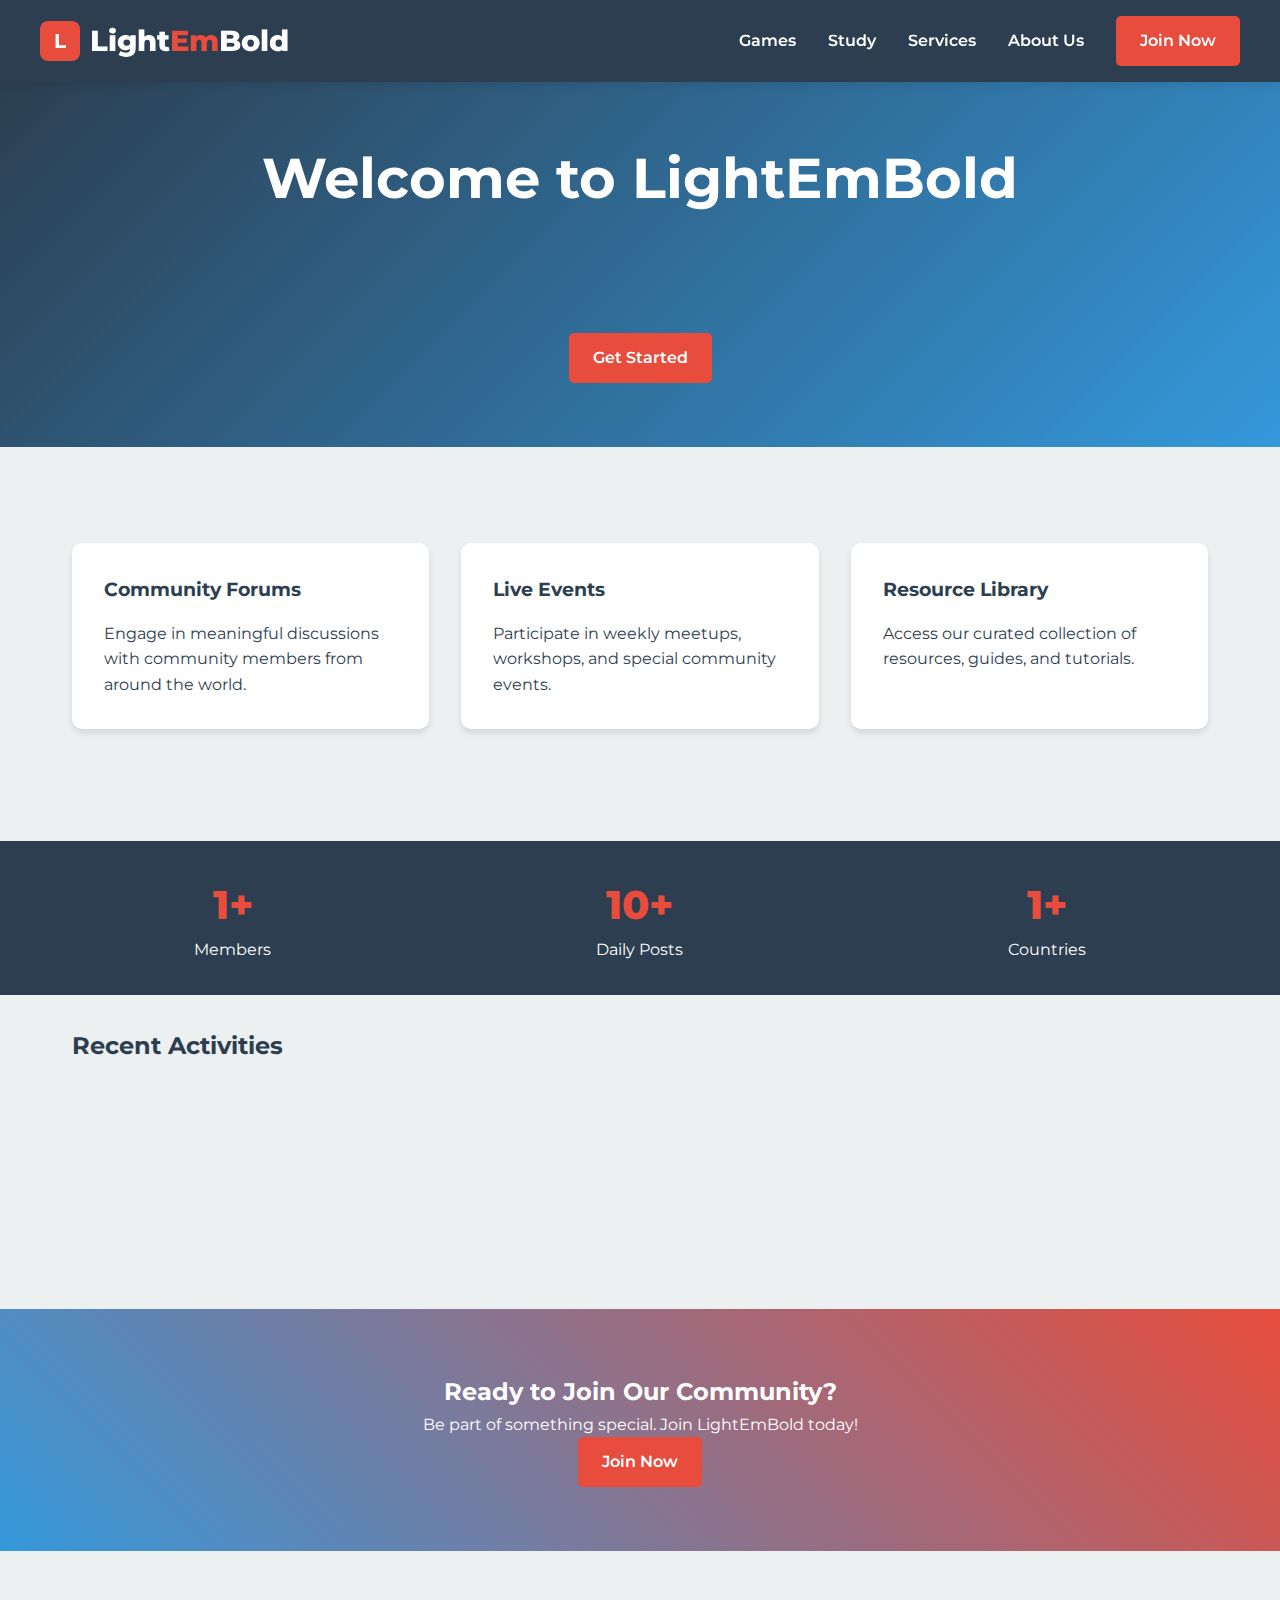
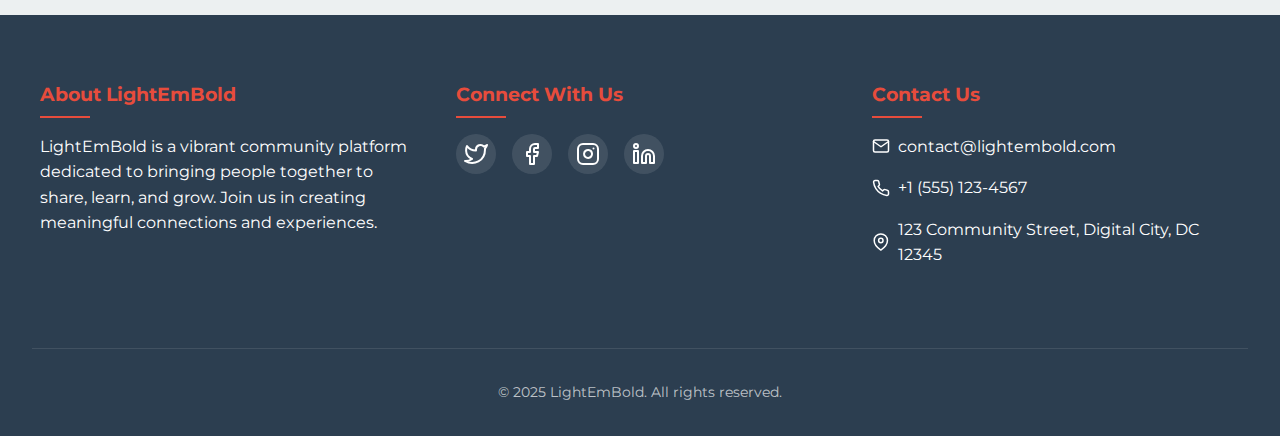
<file: extra.html>
<!DOCTYPE html>
<html lang="en">
<head>
    <meta charset="UTF-8">
    <meta name="viewport" content="width=device-width, initial-scale=1.0">
    <title>LightEmBold - Community Hub</title>
    <link href="https://fonts.googleapis.com/css2?family=Montserrat:wght@400;600;800&display=swap" rel="stylesheet">
    <style>
        :root {
            --primary: #2C3E50;
            --secondary: #E74C3C;
            --accent: #3498DB;
            --background: #ECF0F1;
            --text: #2C3E50;
            --card-bg: #FFFFFF;
        }

        * {
            margin: 0;
            padding: 0;
            box-sizing: border-box;
            font-family: 'Montserrat', sans-serif;
        }

        body {
            background-color: var(--background);
            color: var(--text);
            line-height: 1.6;
        }

        .header {
            background: var(--primary);
            padding: 1rem 2rem;
            position: fixed;
            width: 100%;
            top: 0;
            z-index: 1000;
            box-shadow: 0 2px 10px rgba(0,0,0,0.1);
        }

        .header-container {
            max-width: 1200px;
            margin: 0 auto;
            display: flex;
            justify-content: space-between;
            align-items: center;
        }

        .logo-container {
            display: flex;
            align-items: center;
            text-decoration: none;
        }

        .logo-img {
            width: 40px;
            height: 40px;
            margin-right: 10px;
            background: var(--secondary);
            border-radius: 8px;
            display: flex;
            align-items: center;
            justify-content: center;
            color: #fff;
            font-weight: bold;
            font-size: 20px;
        }

        .logo-text {
            font-size: 1.8rem;
            font-weight: 800;
            color: #fff;
        }

        .logo-text span {
            color: var(--secondary);
        }

        .nav-menu {
            display: flex;
            gap: 2rem;
            align-items: center;
        }

        .nav-menu a {
            color: #fff;
            text-decoration: none;
            font-weight: 600;
            transition: color 0.3s ease;
            position: relative;
        }

        .nav-menu a::after {
            content: '';
            position: absolute;
            width: 0;
            height: 2px;
            bottom: -5px;
            left: 0;
            background-color: var(--secondary);
            transition: width 0.3s ease;
        }

        .nav-menu a:hover::after {
            width: 100%;
        }

        .hamburger {
            display: none;
            flex-direction: column;
            gap: 6px;
            cursor: pointer;
            padding: 10px;
        }

        .hamburger span {
            display: block;
            width: 25px;
            height: 2px;
            background-color: #fff;
            transition: all 0.3s ease;
        }

        @media (max-width: 768px) {
            .hamburger {
                display: flex;
            }

            .nav-menu {
                display: none;
                position: absolute;
                top: 100%;
                left: 0;
                right: 0;
                background: var(--primary);
                flex-direction: column;
                padding: 1rem;
                gap: 1rem;
                box-shadow: 0 2px 10px rgba(0,0,0,0.1);
            }

            .nav-menu.active {
                display: flex;
            }

            .nav-menu a {
                padding: 0.5rem 0;
                width: 100%;
                text-align: center;
            }

            .nav-menu a::after {
                display: none;
            }
        }

        .hero {
            margin-top: 70px;
            padding: 4rem 2rem;
            text-align: center;
            background: linear-gradient(135deg, var(--primary) 0%, var(--accent) 100%);
            color: #fff;
        }

        .hero h1 {
            font-size: 3.5rem;
            margin-bottom: 1rem;
            animation: fadeInUp 1s ease;
        }

        .hero p {
            font-size: 1.2rem;
            max-width: 600px;
            margin: 0 auto 2rem;
            animation: fadeInUp 1s ease 0.2s forwards;
            opacity: 0;
        }

        .features {
            padding: 4rem 2rem;
            max-width: 1200px;
            margin: 0 auto;
        }

        .features-grid {
            display: grid;
            grid-template-columns: repeat(auto-fit, minmax(300px, 1fr));
            gap: 2rem;
            margin-top: 2rem;
        }

        .feature-card {
            background: var(--card-bg);
            padding: 2rem;
            border-radius: 10px;
            box-shadow: 0 4px 6px rgba(0,0,0,0.1);
            transition: transform 0.3s ease;
            cursor: pointer;
        }

        .feature-card:hover {
            transform: translateY(-5px);
        }

        .feature-card h3 {
            color: var(--primary);
            margin-bottom: 1rem;
        }

        .community-stats {
            display: flex;
            justify-content: space-around;
            padding: 2rem;
            background: var(--primary);
            color: #fff;
            margin-top: 3rem;
        }

        .stat {
            text-align: center;
        }

        .stat-number {
            font-size: 2.5rem;
            font-weight: 800;
            color: var(--secondary);
        }

        .cta-section {
            text-align: center;
            padding: 4rem 2rem;
            background: linear-gradient(45deg, var(--accent) 0%, var(--secondary) 100%);
            color: #fff;
        }

        .footer {
            background: var(--primary);
            color: #fff;
            padding: 4rem 2rem 2rem;
            margin-top: 4rem;
        }

        .footer-container {
            max-width: 1200px;
            margin: 0 auto;
            display: grid;
            grid-template-columns: repeat(auto-fit, minmax(250px, 1fr));
            gap: 3rem;
        }

        .footer-section {
            margin-bottom: 2rem;
        }

        .footer-section h3 {
            color: var(--secondary);
            margin-bottom: 1.5rem;
            font-size: 1.2rem;
            position: relative;
        }

        .footer-section h3::after {
            content: '';
            position: absolute;
            left: 0;
            bottom: -8px;
            width: 50px;
            height: 2px;
            background: var(--secondary);
        }

        .social-links {
            display: flex;
            gap: 1rem;
            margin-top: 1rem;
        }

        .social-links a {
            display: flex;
            align-items: center;
            justify-content: center;
            width: 40px;
            height: 40px;
            border-radius: 50%;
            background: rgba(255, 255, 255, 0.1);
            color: #fff;
            text-decoration: none;
            transition: all 0.3s ease;
        }

        .social-links a:hover {
            background: var(--secondary);
            transform: translateY(-3px);
        }

        .contact-info {
            list-style: none;
        }

        .contact-info li {
            margin-bottom: 1rem;
            display: flex;
            align-items: center;
            gap: 0.5rem;
        }

        .copyright {
            text-align: center;
            padding-top: 2rem;
            margin-top: 2rem;
            border-top: 1px solid rgba(255, 255, 255, 0.1);
            font-size: 0.9rem;
            color: rgba(255, 255, 255, 0.7);
        }

        @media (max-width: 768px) {
            .footer-container {
                grid-template-columns: 1fr;
                text-align: center;
            }

            .footer-section h3::after {
                left: 50%;
                transform: translateX(-50%);
            }

            .social-links {
                justify-content: center;
            }

            .contact-info {
                display: inline-block;
                text-align: left;
            }
        }

        @keyframes fadeInUp {
            from {
                opacity: 0;
                transform: translateY(20px);
            }
            to {
                opacity: 1;
                transform: translateY(0);
            }
        }

        @media (max-width: 768px) {
            .nav-links {
                display: none;
            }

            .hero h1 {
                font-size: 2.5rem;
            }

            .features-grid {
                grid-template-columns: 1fr;
            }
        }

        .activities {
            max-width: 1200px;
            margin: 2rem auto;
            padding: 0 2rem;
        }

        .activity-card {
            background: var(--card-bg);
            border-radius: 10px;
            padding: 1.5rem;
            margin-bottom: 1rem;
            display: flex;
            align-items: center;
            gap: 1rem;
            box-shadow: 0 2px 5px rgba(0,0,0,0.1);
        }

        .activity-avatar {
            width: 50px;
            height: 50px;
            border-radius: 50%;
            background: var(--accent);
            display: flex;
            align-items: center;
            justify-content: center;
            color: #fff;
            font-weight: bold;
        }

        .join-btn {
            display: inline-block;
            padding: 0.75rem 1.5rem;
            background-color: var(--secondary);
            color: #fff;
            text-decoration: none;
            font-weight: 600;
            border-radius: 5px;
            transition: background-color 0.3s ease;
        }

        .join-btn:hover {
            background-color: darken(var(--secondary), 10%);
        }
    </style>
</head>
<body>
    <header class="header">
        <div class="header-container">
            <a href="/" class="logo-container">
                <div class="logo-img">L</div>
                <div class="logo-text">Light<span>Em</span>Bold</div>
            </a>

            <nav class="nav-menu" id="nav-menu">
                <a href="/games">Games</a>
                <a href="/study">Study</a>
                <a href="/services">Services</a>
                <a href="/about">About Us</a>
                <a href="#join" class="join-btn">Join Now</a>
            </nav>

            <div class="hamburger" id="hamburger">
                <span></span>
                <span></span>
                <span></span>
            </div>
        </div>
    </header>

    <section class="hero">
        <h1>Welcome to LightEmBold</h1>
        <p>Join our vibrant community of passionate individuals. Share, learn, and grow together.</p>
        <a href="#join" class="join-btn">Get Started</a>
    </section>

    <section class="features" id="features">
        <div class="features-grid">
            <div class="feature-card">
                <h3>Community Forums</h3>
                <p>Engage in meaningful discussions with community members from around the world.</p>
            </div>
            <div class="feature-card">
                <h3>Live Events</h3>
                <p>Participate in weekly meetups, workshops, and special community events.</p>
            </div>
            <div class="feature-card">
                <h3>Resource Library</h3>
                <p>Access our curated collection of resources, guides, and tutorials.</p>
            </div>
        </div>
    </section>

    <div class="community-stats">
        <div class="stat">
            <div class="stat-number">10K+</div>
            <div class="stat-label">Members</div>
        </div>
        <div class="stat">
            <div class="stat-number">500+</div>
            <div class="stat-label">Daily Posts</div>
        </div>
        <div class="stat">
            <div class="stat-number">50+</div>
            <div class="stat-label">Countries</div>
        </div>
    </div>

    <section class="activities">
        <h2>Recent Activities</h2>
        <div class="activity-card">
            <div class="activity-avatar">JD</div>
            <div class="activity-content">
                <strong>John Doe</strong> started a new discussion in Gaming
            </div>
        </div>
        <div class="activity-card">
            <div class="activity-avatar">AS</div>
            <div class="activity-content">
                <strong>Alice Smith</strong> shared a new resource in Study Guides
            </div>
        </div>
    </section>

    <section class="cta-section">
        <h2>Ready to Join Our Community?</h2>
        <p>Be part of something special. Join LightEmBold today!</p>
        <a href="#join" class="join-btn">Join Now</a>
    </section>

    <footer class="footer">
        <div class="footer-container">
            <div class="footer-section">
                <h3>About LightEmBold</h3>
                <p>LightEmBold is a vibrant community platform dedicated to bringing people together to share, learn, and grow. Join us in creating meaningful connections and experiences.</p>
            </div>

            <div class="footer-section">
                <h3>Connect With Us</h3>
                <div class="social-links">
                    <a href="https://twitter.com/lightembold" target="_blank" aria-label="Twitter">
                        <svg width="24" height="24" viewBox="0 0 24 24" fill="none" stroke="currentColor" stroke-width="2" stroke-linecap="round" stroke-linejoin="round">
                            <path d="M23 3a10.9 10.9 0 0 1-3.14 1.53 4.48 4.48 0 0 0-7.86 3v1A10.66 10.66 0 0 1 3 4s-4 9 5 13a11.64 11.64 0 0 1-7 2c9 5 20 0 20-11.5a4.5 4.5 0 0 0-.08-.83A7.72 7.72 0 0 0 23 3z"></path>
                        </svg>
                    </a>
                    <a href="https://facebook.com/lightembold" target="_blank" aria-label="Facebook">
                        <svg width="24" height="24" viewBox="0 0 24 24" fill="none" stroke="currentColor" stroke-width="2" stroke-linecap="round" stroke-linejoin="round">
                            <path d="M18 2h-3a5 5 0 0 0-5 5v3H7v4h3v8h4v-8h3l1-4h-4V7a1 1 0 0 1 1-1h3z"></path>
                        </svg>
                    </a>
                    <a href="https://instagram.com/lightembold" target="_blank" aria-label="Instagram">
                        <svg width="24" height="24" viewBox="0 0 24 24" fill="none" stroke="currentColor" stroke-width="2" stroke-linecap="round" stroke-linejoin="round">
                            <rect x="2" y="2" width="20" height="20" rx="5" ry="5"></rect>
                            <path d="M16 11.37A4 4 0 1 1 12.63 8 4 4 0 0 1 16 11.37z"></path>
                            <line x1="17.5" y1="6.5" x2="17.51" y2="6.5"></line>
                        </svg>
                    </a>
                    <a href="https://linkedin.com/company/lightembold" target="_blank" aria-label="LinkedIn">
                        <svg width="24" height="24" viewBox="0 0 24 24" fill="none" stroke="currentColor" stroke-width="2" stroke-linecap="round" stroke-linejoin="round">
                            <path d="M16 8a6 6 0 0 1 6 6v7h-4v-7a2 2 0 0 0-2-2 2 2 0 0 0-2 2v7h-4v-7a6 6 0 0 1 6-6z"></path>
                            <rect x="2" y="9" width="4" height="12"></rect>
                            <circle cx="4" cy="4" r="2"></circle>
                        </svg>
                    </a>
                </div>
            </div>

            <div class="footer-section">
                <h3>Contact Us</h3>
                <ul class="contact-info">
                    <li>
                        <svg width="18" height="18" viewBox="0 0 24 24" fill="none" stroke="currentColor" stroke-width="2" stroke-linecap="round" stroke-linejoin="round">
                            <path d="M4 4h16c1.1 0 2 .9 2 2v12c0 1.1-.9 2-2 2H4c-1.1 0-2-.9-2-2V6c0-1.1.9-2 2-2z"></path>
                            <polyline points="22,6 12,13 2,6"></polyline>
                        </svg>
                        contact@lightembold.com
                    </li>
                    <li>
                        <svg width="18" height="18" viewBox="0 0 24 24" fill="none" stroke="currentColor" stroke-width="2" stroke-linecap="round" stroke-linejoin="round">
                            <path d="M22 16.92v3a2 2 0 0 1-2.18 2 19.79 19.79 0 0 1-8.63-3.07 19.5 19.5 0 0 1-6-6 19.79 19.79 0 0 1-3.07-8.67A2 2 0 0 1 4.11 2h3a2 2 0 0 1 2 1.72 12.84 12.84 0 0 0 .7 2.81 2 2 0 0 1-.45 2.11L8.09 9.91a16 16 0 0 0 6 6l1.27-1.27a2 2 0 0 1 2.11-.45 12.84 12.84 0 0 0 2.81.7A2 2 0 0 1 22 16.92z"></path>
                        </svg>
                        +1 (555) 123-4567
                    </li>
                    <li>
                        <svg width="18" height="18" viewBox="0 0 24 24" fill="none" stroke="currentColor" stroke-width="2" stroke-linecap="round" stroke-linejoin="round">
                            <path d="M21 10c0 7-9 13-9 13s-9-6-9-13a9 9 0 0 1 18 0z"></path>
                            <circle cx="12" cy="10" r="3"></circle>
                        </svg>
                        123 Community Street, Digital City, DC 12345
                    </li>
                </ul>
            </div>
        </div>

        <div class="copyright">
            <p>&copy; 2025 LightEmBold. All rights reserved.</p>
        </div>
    </footer>

    <script>
        // Hamburger menu functionality
        const hamburger = document.getElementById('hamburger');
        const navMenu = document.getElementById('nav-menu');

        hamburger.addEventListener('click', () => {
            navMenu.classList.toggle('active');

            // Animate hamburger to X
            const spans = hamburger.getElementsByTagName('span');
            spans[0].style.transform = navMenu.classList.contains('active')
                ? 'rotate(45deg) translate(6px, 6px)'
                : 'none';
            spans[1].style.opacity = navMenu.classList.contains('active')
                ? '0'
                : '1';
            spans[2].style.transform = navMenu.classList.contains('active')
                ? 'rotate(-45deg) translate(6px, -6px)'
                : 'none';
        });

        // Close menu when clicking outside
        document.addEventListener('click', (e) => {
            if (!hamburger.contains(e.target) && !navMenu.contains(e.target)) {
                navMenu.classList.remove('active');
                const spans = hamburger.getElementsByTagName('span');
                spans[0].style.transform = 'none';
                spans[1].style.opacity = '1';
                spans[2].style.transform = 'none';
            }
        });

        // Close menu when clicking a link
        navMenu.querySelectorAll('a').forEach(link => {
            link.addEventListener('click', () => {
                navMenu.classList.remove('active');
                const spans = hamburger.getElementsByTagName('span');
                spans[0].style.transform = 'none';
                spans[1].style.opacity = '1';
                spans[2].style.transform = 'none';
            });
        });

        // Intersection Observer for scroll animations
        const observerCallback = (entries) => {
            entries.forEach(entry => {
                if (entry.isIntersecting) {
                    entry.target.style.opacity = '1';
                    entry.target.style.transform = 'translateY(0)';
                }
            });
        };

        const observer = new IntersectionObserver(observerCallback, {
            threshold: 0.1
        });

        document.querySelectorAll('.feature-card, .activity-card').forEach(el => {
            el.style.opacity = '0';
            el.style.transform = 'translateY(20px)';
            el.style.transition = 'all 0.6s ease';
            observer.observe(el);
        });

        // Smooth scrolling
        document.querySelectorAll('a[href^="#"]').forEach(anchor => {
            anchor.addEventListener('click', function(e) {
                e.preventDefault();
                const target = document.querySelector(this.getAttribute('href'));
                if (target) {
                    target.scrollIntoView({
                        behavior: 'smooth',
                        block: 'start'
                    });
                }
            });
        });

        // Update stats animation
        const stats = document.querySelectorAll('.stat-number');
        stats.forEach(stat => {
            const updateCount = () => {
                const target = parseInt(stat.innerText);
                const count = parseInt(stat.getAttribute('data-count') || 0);
                const increment = target / 50;
                if (count < target) {
                    stat.setAttribute('data-count', count + increment);
                    stat.innerText = Math.ceil(count + increment) + '+';
                    setTimeout(updateCount, 20);
                }
            };
            stat.setAttribute('data-count', '0');
            updateCount();
        });
    </script>
</body>
</html>
</file>
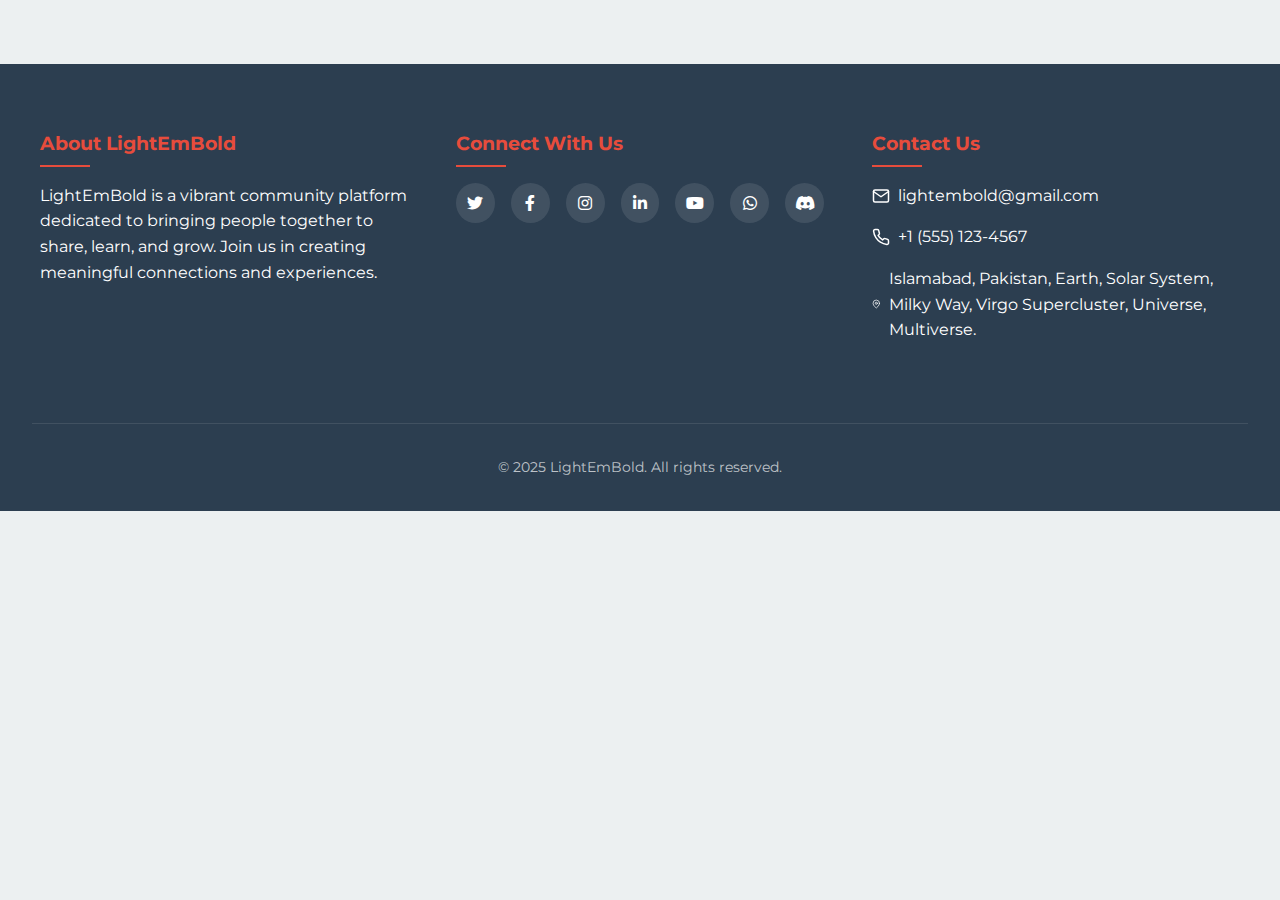
<file: components/footer.html>
<!DOCTYPE html>
<html lang="en">
<head>
    <meta charset="UTF-8" />
    <title>Document</title>
    <link rel="stylesheet" href="https://cdnjs.cloudflare.com/ajax/libs/font-awesome/6.0.0-beta3/css/all.min.css">
    <link rel="stylesheet" href="https://fonts.googleapis.com/css2?family=Montserrat:wght@400;600;800&display=swap" />
    <style>
        
        :root {
            --primary: #2C3E50;
            --secondary: #E74C3C;
            --accent: #3498DB;
            --background: #ECF0F1;
            --text: #2C3E50;
            --card-bg: #FFFFFF;
        }

        * {
            margin: 0;
            padding: 0;
            box-sizing: border-box;
            font-family: 'Montserrat', sans-serif;
        }

        body {
            background-color: var(--background);
            color: var(--text);
            line-height: 1.6;
        }

        .header {
            background: var(--primary);
            padding: 1rem 2rem;
            position: fixed;
            width: 100%;
            top: 0;
            z-index: 1000;
            box-shadow: 0 2px 10px rgba(0,0,0,0.1);
        }

        .header-container {
            max-width: 1200px;
            margin: 0 auto;
            display: flex;
            justify-content: space-between;
            align-items: center;
        }

        .logo-container {
            display: flex;
            align-items: center;
            text-decoration: none;
        }

        .logo-img {
            width: 40px;
            height: 40px;
            margin-right: 10px;
            background: var(--secondary);
            border-radius: 8px;
            display: flex;
            align-items: center;
            justify-content: center;
            color: #fff;
            font-weight: bold;
            font-size: 20px;
        }

        .logo-text {
            font-size: 1.8rem;
            font-weight: 800;
            color: #fff;
        }

        .logo-text span {
            color: var(--secondary);
        }

        .nav-menu {
            display: flex;
            gap: 2rem;
            align-items: center;
        }

        .nav-menu a {
            color: #fff;
            text-decoration: none;
            font-weight: 600;
            transition: color 0.3s ease;
            position: relative;
        }

        .nav-menu a::after {
            content: '';
            position: absolute;
            width: 0;
            height: 2px;
            bottom: -5px;
            left: 0;
            background-color: var(--secondary);
            transition: width 0.3s ease;
        }

        .nav-menu a:hover::after {
            width: 100%;
        }

        .hamburger {
            display: none;
            flex-direction: column;
            gap: 6px;
            cursor: pointer;
            padding: 10px;
        }

        .hamburger span {
            display: block;
            width: 25px;
            height: 2px;
            background-color: #fff;
            transition: all 0.3s ease;
        }

        @media (max-width: 768px) {
            .hamburger {
                display: flex;
            }

            .nav-menu {
                display: none;
                position: absolute;
                top: 100%;
                left: 0;
                right: 0;
                background: var(--primary);
                flex-direction: column;
                padding: 1rem;
                gap: 1rem;
                box-shadow: 0 2px 10px rgba(0,0,0,0.1);
            }

            .nav-menu.active {
                display: flex;
            }

            .nav-menu a {
                padding: 0.5rem 0;
                width: 100%;
                text-align: center;
            }

            .nav-menu a::after {
                display: none;
            }
        }

        .hero {
            margin-top: 70px;
            padding: 4rem 2rem;
            text-align: center;
            background: linear-gradient(135deg, var(--primary) 0%, var(--accent) 100%);
            color: #fff;
        }

        .hero h1 {
            font-size: 3.5rem;
            margin-bottom: 1rem;
            animation: fadeInUp 1s ease;
        }

        .hero p {
            font-size: 1.2rem;
            max-width: 600px;
            margin: 0 auto 2rem;
            animation: fadeInUp 1s ease 0.2s forwards;
            opacity: 0;
        }

        .features {
            padding: 4rem 2rem;
            max-width: 1200px;
            margin: 0 auto;
        }

        .features-grid {
            display: grid;
            grid-template-columns: repeat(auto-fit, minmax(300px, 1fr));
            gap: 2rem;
            margin-top: 2rem;
        }

        .feature-card {
            background: var(--card-bg);
            padding: 2rem;
            border-radius: 10px;
            box-shadow: 0 4px 6px rgba(0,0,0,0.1);
            transition: transform 0.3s ease;
            cursor: pointer;
        }

        .feature-card:hover {
            transform: translateY(-5px);
        }

        .feature-card h3 {
            color: var(--primary);
            margin-bottom: 1rem;
        }

        .community-stats {
            display: flex;
            justify-content: space-around;
            padding: 2rem;
            background: var(--primary);
            color: #fff;
            margin-top: 3rem;
        }

        .stat {
            text-align: center;
        }

        .stat-number {
            font-size: 2.5rem;
            font-weight: 800;
            color: var(--secondary);
        }

        .cta-section {
            text-align: center;
            padding: 4rem 2rem;
            background: linear-gradient(45deg, var(--accent) 0%, var(--secondary) 100%);
            color: #fff;
        }

        .footer {
            background: var(--primary);
            color: #fff;
            padding: 4rem 2rem 2rem;
            margin-top: 4rem;
        }

        .footer-container {
            max-width: 1200px;
            margin: 0 auto;
            display: grid;
            grid-template-columns: repeat(auto-fit, minmax(250px, 1fr));
            gap: 3rem;
        }

        .footer-section {
            margin-bottom: 2rem;
        }

        .footer-section h3 {
            color: var(--secondary);
            margin-bottom: 1.5rem;
            font-size: 1.2rem;
            position: relative;
        }

        .footer-section h3::after {
            content: '';
            position: absolute;
            left: 0;
            bottom: -8px;
            width: 50px;
            height: 2px;
            background: var(--secondary);
        }

        .social-links {
            display: flex;
            gap: 1rem;
            margin-top: 1rem;
        }

        .social-links a {
            display: flex;
            align-items: center;
            justify-content: center;
            width: 40px;
            height: 40px;
            border-radius: 50%;
            background: rgba(255, 255, 255, 0.1);
            color: #fff;
            text-decoration: none;
            transition: all 0.3s ease;
        }

        .social-links a:hover {
            background: var(--secondary);
            transform: translateY(-3px);
        }

        .contact-info {
            list-style: none;
        }

        .contact-info li {
            margin-bottom: 1rem;
            display: flex;
            align-items: center;
            gap: 0.5rem;
        }

        .copyright {
            text-align: center;
            padding-top: 2rem;
            margin-top: 2rem;
            border-top: 1px solid rgba(255, 255, 255, 0.1);
            font-size: 0.9rem;
            color: rgba(255, 255, 255, 0.7);
        }

        @media (max-width: 768px) {
            .footer-container {
                grid-template-columns: 1fr;
                text-align: center;
            }

            .footer-section h3::after {
                left: 50%;
                transform: translateX(-50%);
            }

            .social-links {
                justify-content: center;
            }

            .contact-info {
                display: inline-block;
                text-align: left;
            }
        }

        @keyframes fadeInUp {
            from {
                opacity: 0;
                transform: translateY(20px);
            }
            to {
                opacity: 1;
                transform: translateY(0);
            }
        }

        @media (max-width: 768px) {
            .nav-links {
                display: none;
            }

            .hero h1 {
                font-size: 2.5rem;
            }

            .features-grid {
                grid-template-columns: 1fr;
            }
        }

        .activities {
            max-width: 1200px;
            margin: 2rem auto;
            padding: 0 2rem;
        }

        .activity-card {
            background: var(--card-bg);
            border-radius: 10px;
            padding: 1.5rem;
            margin-bottom: 1rem;
            display: flex;
            align-items: center;
            gap: 1rem;
            box-shadow: 0 2px 5px rgba(0,0,0,0.1);
        }

        .activity-avatar {
            width: 50px;
            height: 50px;
            border-radius: 50%;
            background: var(--accent);
            display: flex;
            align-items: center;
            justify-content: center;
            color: #fff;
            font-weight: bold;
        }

        .join-btn {
            display: inline-block;
            padding: 0.75rem 1.5rem;
            background-color: var(--secondary);
            color: #fff;
            text-decoration: none;
            font-weight: 600;
            border-radius: 5px;
            transition: background-color 0.3s ease;
        }

        .join-btn:hover {
            background-color: darken(var(--secondary), 10%);
        }

    </style>
</head>
<body>
    <footer class="footer">
        <div class="footer-container">
          <div class="footer-section">
            <h3>About LightEmBold</h3>
            <p>
              LightEmBold is a vibrant community platform dedicated to bringing
              people together to share, learn, and grow. Join us in creating
              meaningful connections and experiences.
            </p>
          </div>
    
          <div class="footer-section">
            <h3>Connect With Us</h3>
            <div class="social-links">
              <a href="https://twitter.com/lightembold" target="_blank" aria-label="Twitter">
                <i class="fab fa-twitter"></i>
              </a>
              <a href="https://facebook.com/lightembold" target="_blank" aria-label="Facebook">
                <i class="fab fa-facebook-f"></i>
              </a>
              <a href="https://instagram.com/lightembold" target="_blank" aria-label="Instagram">
                <i class="fab fa-instagram"></i>
              </a>
              <a href="https://linkedin.com/company/lightembold" target="_blank" aria-label="LinkedIn">
                <i class="fab fa-linkedin-in"></i>
              </a>
              <a href="https://www.youtube.com/@lightembold" target="_blank" aria-label="Youtube">
                <i class="fab fa-youtube"></i>
              </a>
              <a href="https://wa.me/yourwhatsappnumber" target="_blank" aria-label="WhatsApp">
                <i class="fab fa-whatsapp"></i>
              </a>
              <a href="https://discord.gg/C8urEGQYVW" target="_blank" aria-label="Discord">
                <i class="fab fa-discord"></i>
              </a>
            </div>
          </div>
    
          <div class="footer-section">
            <h3>Contact Us</h3>
            <ul class="contact-info">
              <li>
                <svg width="18" height="18" viewBox="0 0 24 24" fill="none" stroke="currentColor" stroke-width="2" stroke-linecap="round" stroke-linejoin="round">
                  <path d="M4 4h16c1.1 0 2 .9 2 2v12c0 1.1-.9 2-2 2H4c-1.1 0-2-.9-2-2V6c0-1.1.9-2 2-2z"></path>
                  <polyline points="22,6 12,13 2,6"></polyline>
                </svg>
                lightembold@gmail.com
              </li>
              <li>
                <svg width="18" height="18" viewBox="0 0 24 24" fill="none" stroke="currentColor" stroke-width="2" stroke-linecap="round" stroke-linejoin="round">
                  <path d="M22 16.92v3a2 2 0 0 1-2.18 2 19.79 19.79 0 0 1-8.63-3.07 19.5 19.5 0 0 1-6-6 19.79 19.79 0 0 1-3.07-8.67A2 2 0 0 1 4.11 2h3a2 2 0 0 1 2 1.72 12.84 12.84 0 0 0 .7 2.81 2 2 0 0 1-.45 2.11L8.09 9.91a16 16 0 0 0 6 6l1.27-1.27a2 2 0 0 1 2.11-.45 12.84 12.84 0 0 0 2.81.7A2 2 0 0 1 22 16.92z"></path>
                </svg>
                +1 (555) 123-4567
              </li>
              <li>
                <svg width="18" height="18" viewBox="0 0 24 24" fill="none" stroke="currentColor" stroke-width="2" stroke-linecap="round" stroke-linejoin="round">
                  <path d="M21 10c0 7-9 13-9 13s-9-6-9-13a9 9 0 0 1 18 0z"></path>
                  <circle cx="12" cy="10" r="3"></circle>
                </svg>
                Islamabad, Pakistan, Earth, Solar System, Milky Way, Virgo Supercluster, Universe, Multiverse.
              </li>
            </ul>
          </div>
        </div>
    
        <div class="copyright">
          <p>&copy; 2025 LightEmBold. All rights reserved.</p>
        </div>
      </footer>
</body>
</html>
</file>
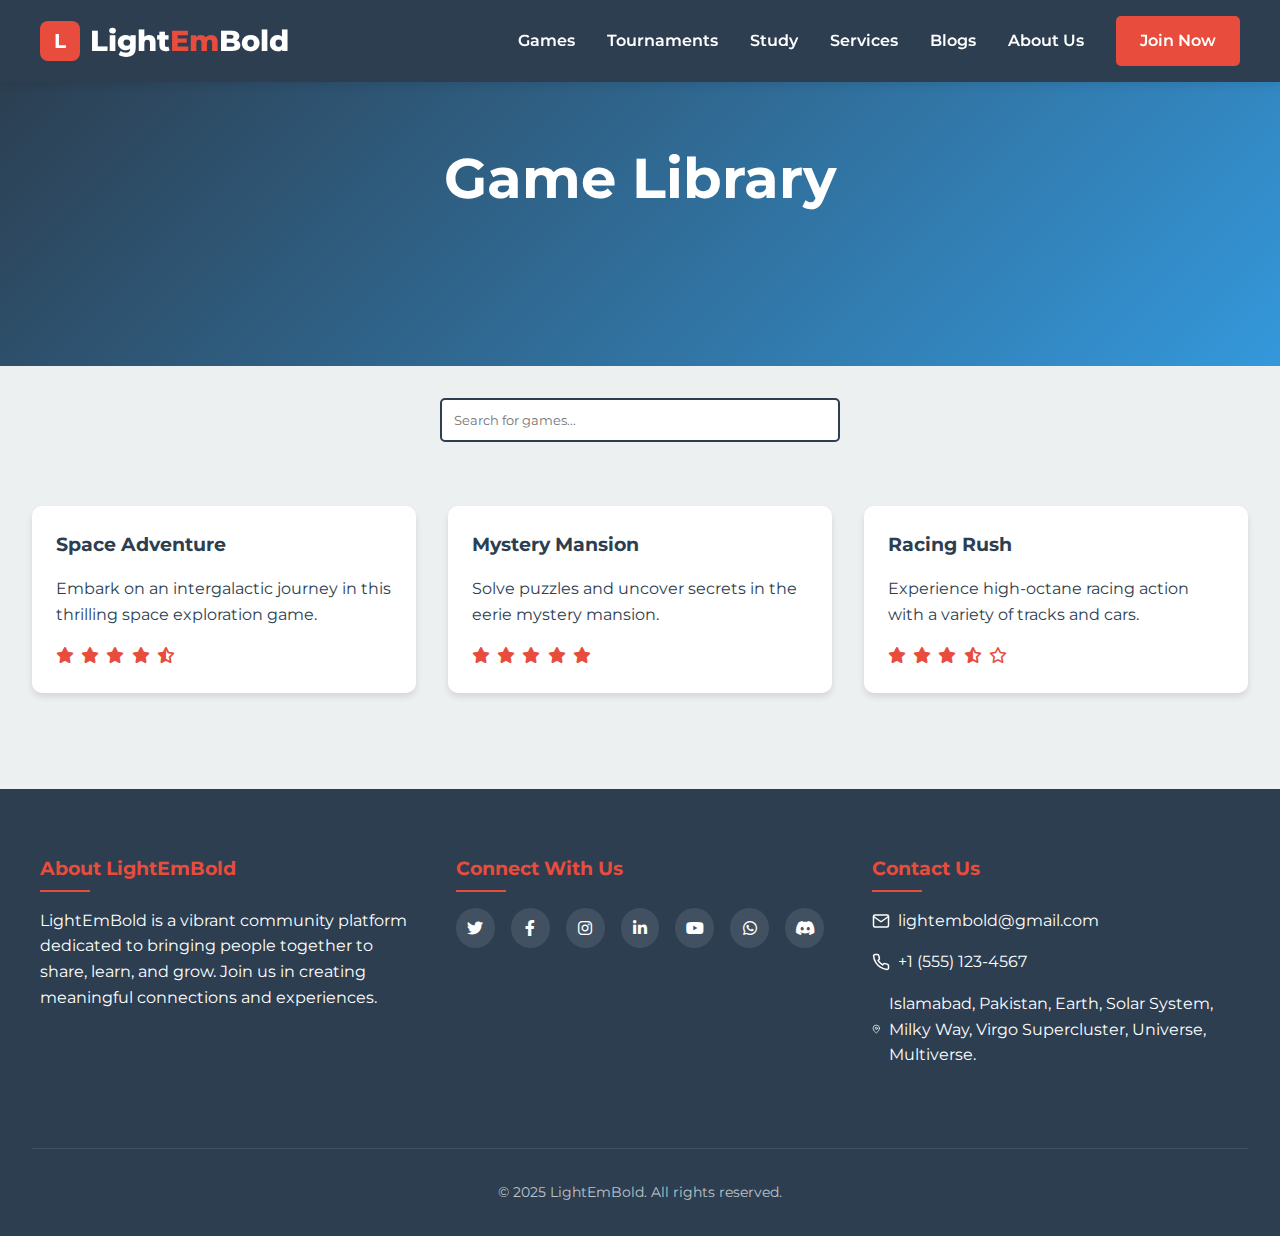
<file: games/games.html>
<!DOCTYPE html>
<html lang="en">
<head>
  <meta charset="UTF-8" />
  <meta name="viewport" content="width=device-width, initial-scale=1.0" />
  <title>LightEmBold - Games</title>
  <link
    href="https://fonts.googleapis.com/css2?family=Montserrat:wght@400;600;800&display=swap"
    rel="stylesheet"
  />
  <link
    rel="stylesheet"
    href="https://cdnjs.cloudflare.com/ajax/libs/font-awesome/6.0.0-beta3/css/all.min.css"
  />
  <link rel="stylesheet" href="games.css" />
</head>
<body>
  <!-- Include header.html -->
  <div id="header-placeholder"></div>

  <!-- Main Content -->
  <main>
    <!-- Hero Section -->
    <section class="hero">
      <h1>Game Library</h1>
      <p>Discover a variety of games to play</p>
    </section>

    <!-- Search Functionality -->
    <section class="game-search">
      <input
        type="text"
        placeholder="Search for games..."
        id="gameSearch"
      />
    </section>

    <!-- Game Library Section -->
    <section class="game-library">
      <div class="games-grid">
        <!-- Game Card 1 -->
        <div class="game-card">
          <h3>Space Adventure</h3>
          <p>
            Embark on an intergalactic journey in this thrilling space exploration game.
          </p>
          <div class="ratings">
            <i class="fas fa-star"></i>
            <i class="fas fa-star"></i>
            <i class="fas fa-star"></i>
            <i class="fas fa-star"></i>
            <i class="fas fa-star-half-alt"></i>
          </div>
        </div>
        <!-- Game Card 2 -->
        <div class="game-card">
          <h3>Mystery Mansion</h3>
          <p>
            Solve puzzles and uncover secrets in the eerie mystery mansion.
          </p>
          <div class="ratings">
            <i class="fas fa-star"></i>
            <i class="fas fa-star"></i>
            <i class="fas fa-star"></i>
            <i class="fas fa-star"></i>
            <i class="fas fa-star"></i>
          </div>
        </div>
        <!-- Game Card 3 -->
        <div class="game-card">
          <h3>Racing Rush</h3>
          <p>
            Experience high-octane racing action with a variety of tracks and cars.
          </p>
          <div class="ratings">
            <i class="fas fa-star"></i>
            <i class="fas fa-star"></i>
            <i class="fas fa-star"></i>
            <i class="fas fa-star-half-alt"></i>
            <i class="far fa-star"></i>
          </div>
        </div>
      </div>
    </section>
  </main>

  <!-- Include footer.html -->
  <div id="footer-placeholder"></div>

  <!-- JavaScript -->
  <script src="games.js"></script>
  <script>
    // Load header.html content into the placeholder
    fetch('../components/header.html')
      .then(response => response.text())
      .then(data => {
        document.getElementById('header-placeholder').innerHTML = data;
      });

    // Load footer.html content into the placeholder
    fetch('../components/footer.html')
      .then(response => response.text())
      .then(data => {
        document.getElementById('footer-placeholder').innerHTML = data;
      });

    // Search functionality for the game library
    document.getElementById("gameSearch").addEventListener("input", function () {
      const searchValue = this.value.toLowerCase();
      document.querySelectorAll(".game-card").forEach((card) => {
        const gameTitle = card.querySelector("h3").innerText.toLowerCase();
        if (gameTitle.includes(searchValue)) {
          card.style.display = "block";
        } else {
          card.style.display = "none";
        }
      });
    });
  </script>
</body>
</html>
</file>
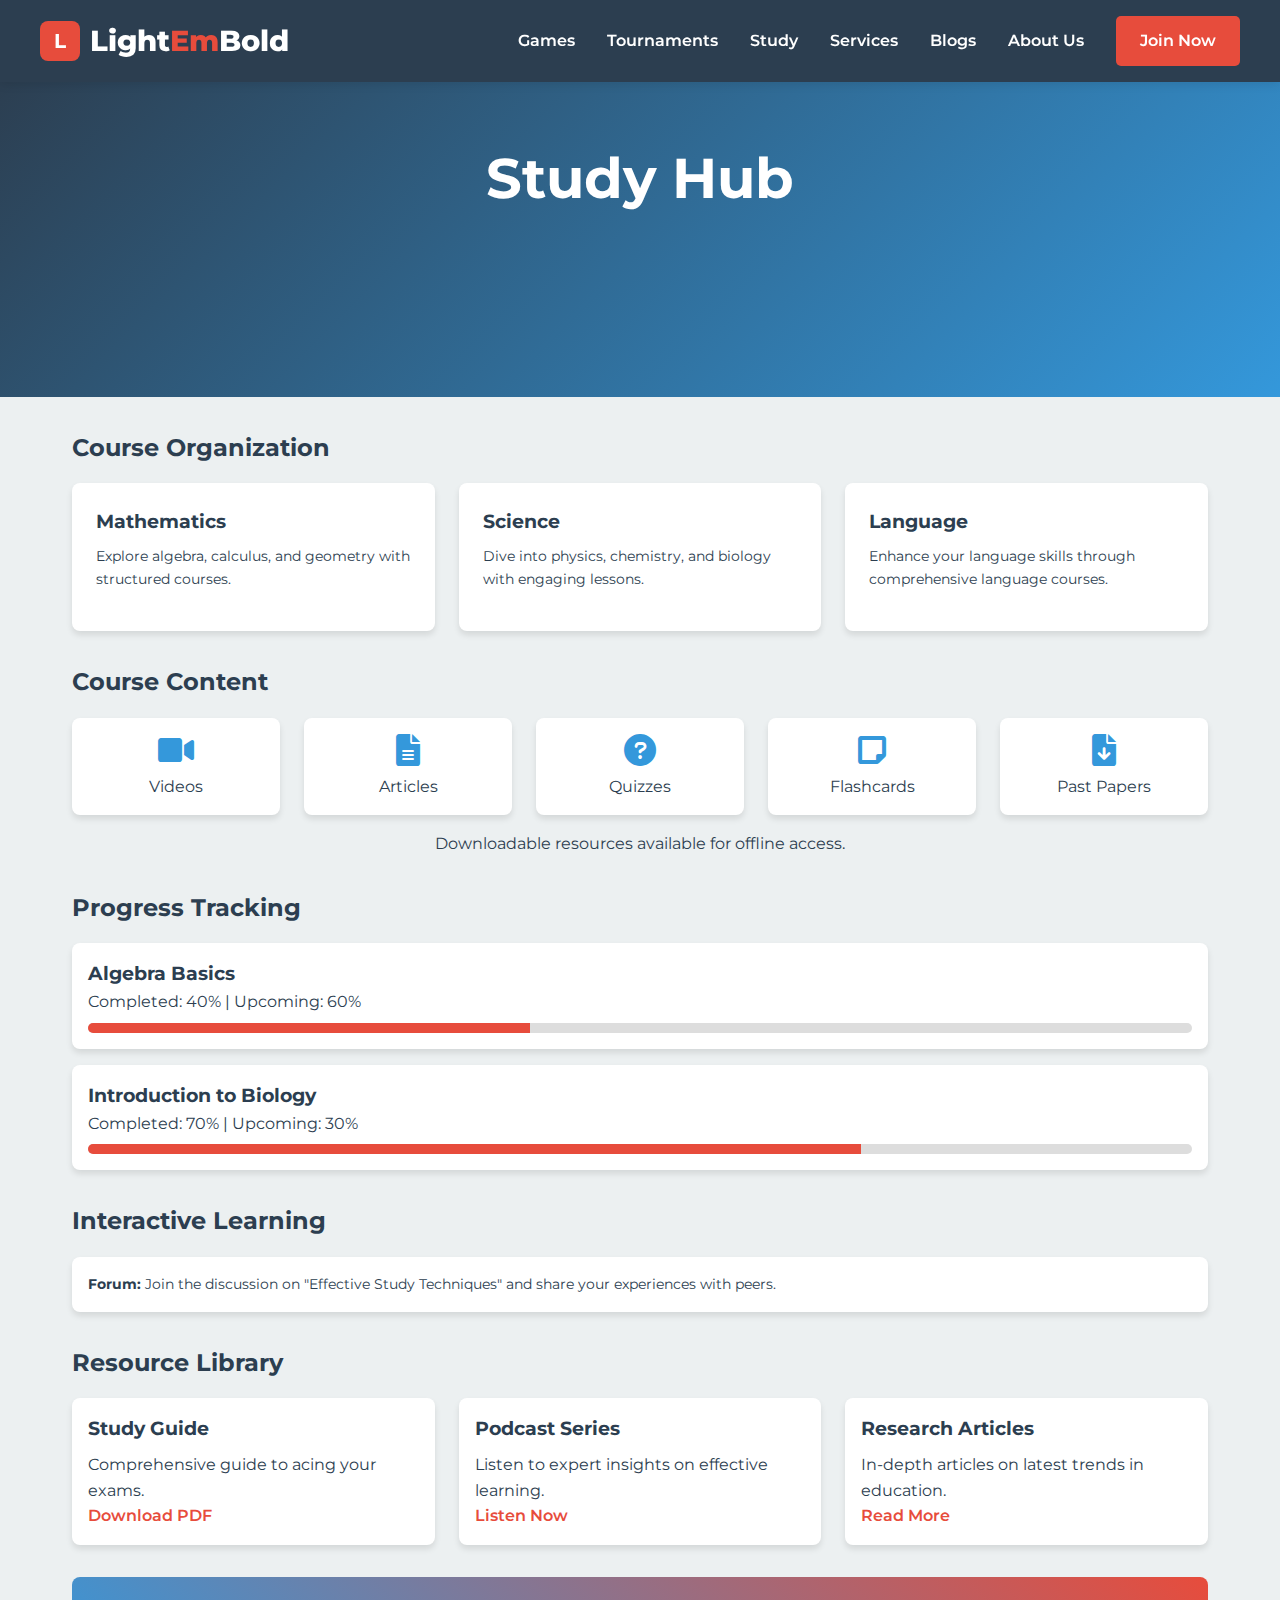
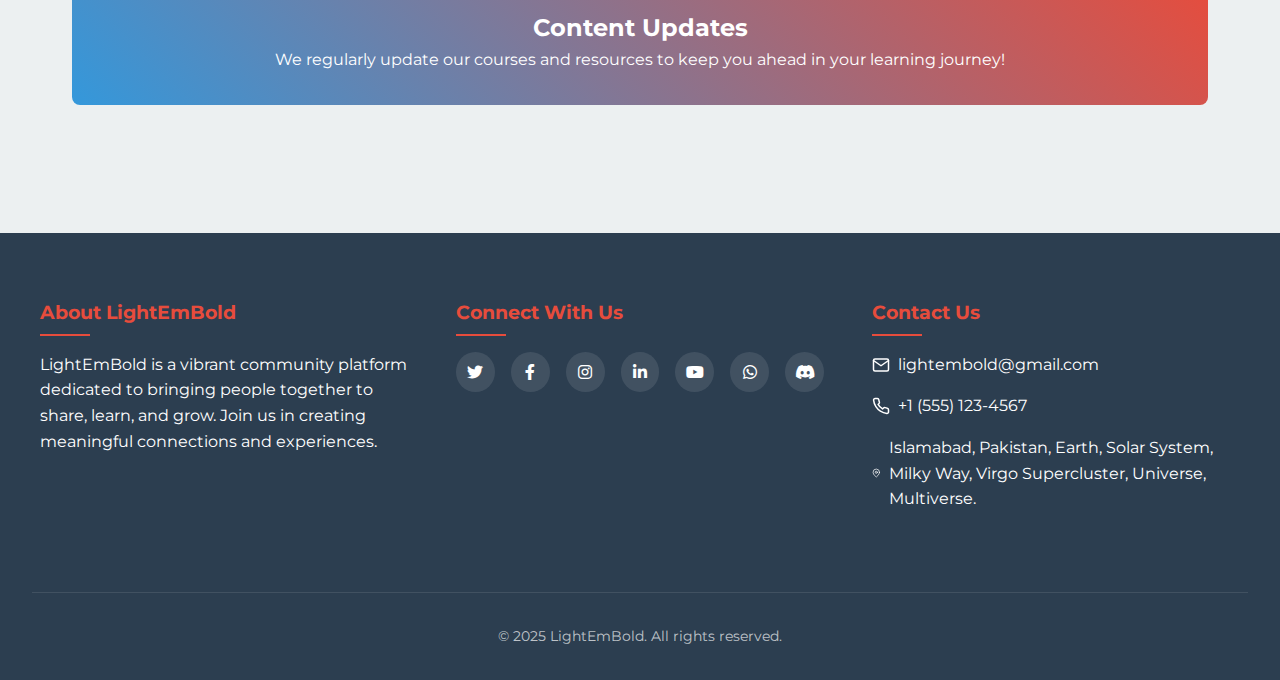
<file: study/study.html>
<!DOCTYPE html>
<html lang="en">
<head>
  <meta charset="UTF-8" />
  <meta name="viewport" content="width=device-width, initial-scale=1.0" />
  <title>LightEmBold - Study</title>
  <link href="https://fonts.googleapis.com/css2?family=Montserrat:wght@400;600;800&display=swap" rel="stylesheet" />
  <link rel="stylesheet" href="https://cdnjs.cloudflare.com/ajax/libs/font-awesome/6.0.0-beta3/css/all.min.css" />
  <link rel="stylesheet" href="study.css" />
</head>
<body>
  <!-- Include Header -->
  <div id="header-placeholder"></div>

  <!-- Hero Section -->
  <section class="hero">
    <h1>Study Hub</h1>
    <p>Your gateway to learning with organized courses and interactive content.</p>
  </section>

  <!-- Main Study Content -->
  <main class="study-section">
    <!-- Course Organization -->
    <section class="courses-category">
      <h2>Course Organization</h2>
      <div class="courses-grid">
        <div class="course-card">
          <h3>Mathematics</h3>
          <p>Explore algebra, calculus, and geometry with structured courses.</p>
        </div>
        <div class="course-card">
          <h3>Science</h3>
          <p>Dive into physics, chemistry, and biology with engaging lessons.</p>
        </div>
        <div class="course-card">
          <h3>Language</h3>
          <p>Enhance your language skills through comprehensive language courses.</p>
        </div>
      </div>
    </section>

    <!-- Course Content -->
    <section class="content-types">
      <h2>Course Content</h2>
      <div class="content-grid">
        <div class="content-card">
          <i class="fas fa-video"></i>
          <p>Videos</p>
        </div>
        <div class="content-card">
          <i class="fas fa-file-alt"></i>
          <p>Articles</p>
        </div>
        <div class="content-card">
          <i class="fas fa-question-circle"></i>
          <p>Quizzes</p>
        </div>
        <div class="content-card">
          <i class="fas fa-sticky-note"></i>
          <p>Flashcards</p>
        </div>
        <div class="content-card">
          <i class="fas fa-file-download"></i>
          <p>Past Papers</p>
        </div>
      </div>
      <p style="text-align: center; margin-top: 1rem;">
        Downloadable resources available for offline access.
      </p>
    </section>

    <!-- Progress Tracking -->
    <section class="progress-tracking">
      <h2>Progress Tracking</h2>
      <div class="progress-card">
        <h3>Algebra Basics</h3>
        <p>Completed: 40% | Upcoming: 60%</p>
        <div class="progress-bar">
          <div style="width: 40%;"></div>
        </div>
      </div>
      <div class="progress-card">
        <h3>Introduction to Biology</h3>
        <p>Completed: 70% | Upcoming: 30%</p>
        <div class="progress-bar">
          <div style="width: 70%;"></div>
        </div>
      </div>
    </section>

    <!-- Interactive Learning -->
    <section class="interactive-learning">
      <h2>Interactive Learning</h2>
      <div class="discussion-board">
        <p>
          <strong>Forum:</strong> Join the discussion on "Effective Study Techniques" and share your experiences with peers.
        </p>
      </div>
    </section>

    <!-- Resource Library -->
    <section class="resource-library">
      <h2>Resource Library</h2>
      <div class="resources-grid">
        <div class="resource-card">
          <h3>Study Guide</h3>
          <p>Comprehensive guide to acing your exams.</p>
          <a href="#">Download PDF</a>
        </div>
        <div class="resource-card">
          <h3>Podcast Series</h3>
          <p>Listen to expert insights on effective learning.</p>
          <a href="#">Listen Now</a>
        </div>
        <div class="resource-card">
          <h3>Research Articles</h3>
          <p>In-depth articles on latest trends in education.</p>
          <a href="#">Read More</a>
        </div>
      </div>
    </section>

    <!-- Content Updates -->
    <section class="content-updates">
      <h2>Content Updates</h2>
      <p>
        We regularly update our courses and resources to keep you ahead in your learning journey!
      </p>
    </section>
  </main>

  <!-- Include Footer -->
  <div id="footer-placeholder"></div>

  <script>
    // Load header and footer components
    fetch('../components/header.html')
      .then(response => response.text())
      .then(data => {
        document.getElementById('header-placeholder').innerHTML = data;
      });

    fetch('../components/footer.html')
      .then(response => response.text())
      .then(data => {
        document.getElementById('footer-placeholder').innerHTML = data;
      });

    // Hamburger menu functionality will be handled by the header component
  </script>
</body>
</html>
</file>
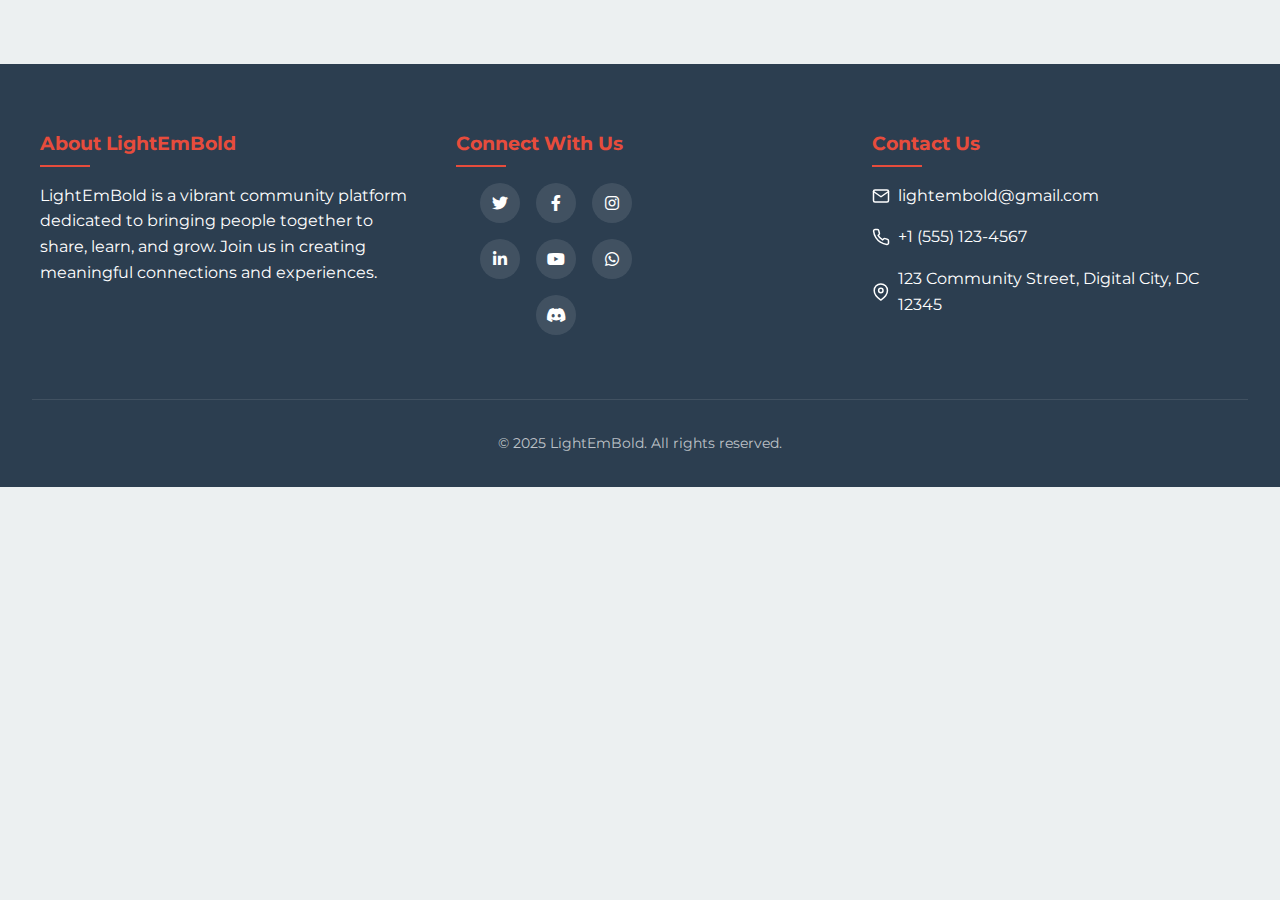
<file: test2/test2.html>
<!DOCTYPE html>
<html lang="en">
<head>
    <meta charset="UTF-8" />
    <title>Document</title>
    <link rel="stylesheet" href="https://cdnjs.cloudflare.com/ajax/libs/font-awesome/6.0.0-beta3/css/all.min.css">
    <link rel="stylesheet" href="https://fonts.googleapis.com/css2?family=Montserrat:wght@400;600;800&display=swap" />
    <style>
        
        :root {
            --primary: #2C3E50;
            --secondary: #E74C3C;
            --accent: #3498DB;
            --background: #ECF0F1;
            --text: #2C3E50;
            --card-bg: #FFFFFF;
        }

        * {
            margin: 0;
            padding: 0;
            box-sizing: border-box;
            font-family: 'Montserrat', sans-serif;
        }

        body {
            background-color: var(--background);
            color: var(--text);
            line-height: 1.6;
        }

        .header {
            background: var(--primary);
            padding: 1rem 2rem;
            position: fixed;
            width: 100%;
            top: 0;
            z-index: 1000;
            box-shadow: 0 2px 10px rgba(0,0,0,0.1);
        }

        .header-container {
            max-width: 1200px;
            margin: 0 auto;
            display: flex;
            justify-content: space-between;
            align-items: center;
        }

        .logo-container {
            display: flex;
            align-items: center;
            text-decoration: none;
        }

        .logo-img {
            width: 40px;
            height: 40px;
            margin-right: 10px;
            background: var(--secondary);
            border-radius: 8px;
            display: flex;
            align-items: center;
            justify-content: center;
            color: #fff;
            font-weight: bold;
            font-size: 20px;
        }

        .logo-text {
            font-size: 1.8rem;
            font-weight: 800;
            color: #fff;
        }

        .logo-text span {
            color: var(--secondary);
        }

        .nav-menu {
            display: flex;
            gap: 2rem;
            align-items: center;
        }

        .nav-menu a {
            color: #fff;
            text-decoration: none;
            font-weight: 600;
            transition: color 0.3s ease;
            position: relative;
        }

        .nav-menu a::after {
            content: '';
            position: absolute;
            width: 0;
            height: 2px;
            bottom: -5px;
            left: 0;
            background-color: var(--secondary);
            transition: width 0.3s ease;
        }

        .nav-menu a:hover::after {
            width: 100%;
        }

        .hamburger {
            display: none;
            flex-direction: column;
            gap: 6px;
            cursor: pointer;
            padding: 10px;
        }

        .hamburger span {
            display: block;
            width: 25px;
            height: 2px;
            background-color: #fff;
            transition: all 0.3s ease;
        }

        @media (max-width: 768px) {
            .hamburger {
                display: flex;
            }

            .nav-menu {
                display: none;
                position: absolute;
                top: 100%;
                left: 0;
                right: 0;
                background: var(--primary);
                flex-direction: column;
                padding: 1rem;
                gap: 1rem;
                box-shadow: 0 2px 10px rgba(0,0,0,0.1);
            }

            .nav-menu.active {
                display: flex;
            }

            .nav-menu a {
                padding: 0.5rem 0;
                width: 100%;
                text-align: center;
            }

            .nav-menu a::after {
                display: none;
            }
        }

        .hero {
            margin-top: 70px;
            padding: 4rem 2rem;
            text-align: center;
            background: linear-gradient(135deg, var(--primary) 0%, var(--accent) 100%);
            color: #fff;
        }

        .hero h1 {
            font-size: 3.5rem;
            margin-bottom: 1rem;
            animation: fadeInUp 1s ease;
        }

        .hero p {
            font-size: 1.2rem;
            max-width: 600px;
            margin: 0 auto 2rem;
            animation: fadeInUp 1s ease 0.2s forwards;
            opacity: 0;
        }

        .features {
            padding: 4rem 2rem;
            max-width: 1200px;
            margin: 0 auto;
        }

        .features-grid {
            display: grid;
            grid-template-columns: repeat(auto-fit, minmax(300px, 1fr));
            gap: 2rem;
            margin-top: 2rem;
        }

        .feature-card {
            background: var(--card-bg);
            padding: 2rem;
            border-radius: 10px;
            box-shadow: 0 4px 6px rgba(0,0,0,0.1);
            transition: transform 0.3s ease;
            cursor: pointer;
        }

        .feature-card:hover {
            transform: translateY(-5px);
        }

        .feature-card h3 {
            color: var(--primary);
            margin-bottom: 1rem;
        }

        .community-stats {
            display: flex;
            justify-content: space-around;
            padding: 2rem;
            background: var(--primary);
            color: #fff;
            margin-top: 3rem;
        }

        .stat {
            text-align: center;
        }

        .stat-number {
            font-size: 2.5rem;
            font-weight: 800;
            color: var(--secondary);
        }

        .cta-section {
            text-align: center;
            padding: 4rem 2rem;
            background: linear-gradient(45deg, var(--accent) 0%, var(--secondary) 100%);
            color: #fff;
        }

        .footer {
            background: var(--primary);
            color: #fff;
            padding: 4rem 2rem 2rem;
            margin-top: 4rem;
        }

        .footer-container {
            max-width: 1200px;
            margin: 0 auto;
            display: grid;
            grid-template-columns: repeat(auto-fit, minmax(250px, 1fr));
            gap: 3rem;
        }

        .footer-section {
            margin-bottom: 2rem;
        }

        .footer-section h3 {
            color: var(--secondary);
            margin-bottom: 1.5rem;
            font-size: 1.2rem;
            position: relative;
        }

        .footer-section h3::after {
            content: '';
            position: absolute;
            left: 0;
            bottom: -8px;
            width: 50px;
            height: 2px;
            background: var(--secondary);
        }

        .social-links {
            display: flex;
            flex-wrap: wrap;
            gap: 1rem;
            margin-top: 1rem;
            max-width: 200px; /* Adjust width as needed */
            justify-content: center;
        }


        .social-links a {
            display: flex;
            align-items: center;
            justify-content: center;
            width: 40px;
            height: 40px;
            border-radius: 50%;
            background: rgba(255, 255, 255, 0.1);
            color: #fff;
            text-decoration: none;
            transition: all 0.3s ease;
        }

        .social-links a:hover {
            background: var(--secondary);
            transform: translateY(-3px);
        }

        .contact-info {
            list-style: none;
        }

        .contact-info li {
            margin-bottom: 1rem;
            display: flex;
            align-items: center;
            gap: 0.5rem;
        }

        .copyright {
            text-align: center;
            padding-top: 2rem;
            margin-top: 2rem;
            border-top: 1px solid rgba(255, 255, 255, 0.1);
            font-size: 0.9rem;
            color: rgba(255, 255, 255, 0.7);
        }

        @media (max-width: 768px) {
            .footer-container {
                grid-template-columns: 1fr;
                text-align: center;
            }

            .footer-section h3::after {
                left: 50%;
                transform: translateX(-50%);
            }

            .social-links {
                justify-content: center;
            }

            .contact-info {
                display: inline-block;
                text-align: left;
            }
        }

        @keyframes fadeInUp {
            from {
                opacity: 0;
                transform: translateY(20px);
            }
            to {
                opacity: 1;
                transform: translateY(0);
            }
        }

        @media (max-width: 768px) {
            .nav-links {
                display: none;
            }

            .hero h1 {
                font-size: 2.5rem;
            }

            .features-grid {
                grid-template-columns: 1fr;
            }
        }

        .activities {
            max-width: 1200px;
            margin: 2rem auto;
            padding: 0 2rem;
        }

        .activity-card {
            background: var(--card-bg);
            border-radius: 10px;
            padding: 1.5rem;
            margin-bottom: 1rem;
            display: flex;
            align-items: center;
            gap: 1rem;
            box-shadow: 0 2px 5px rgba(0,0,0,0.1);
        }

        .activity-avatar {
            width: 50px;
            height: 50px;
            border-radius: 50%;
            background: var(--accent);
            display: flex;
            align-items: center;
            justify-content: center;
            color: #fff;
            font-weight: bold;
        }

        .join-btn {
            display: inline-block;
            padding: 0.75rem 1.5rem;
            background-color: var(--secondary);
            color: #fff;
            text-decoration: none;
            font-weight: 600;
            border-radius: 5px;
            transition: background-color 0.3s ease;
        }

        .join-btn:hover {
            background-color: darken(var(--secondary), 10%);
        }

    </style>
</head>
<body>
    <footer class="footer">
        <div class="footer-container">
          <div class="footer-section">
            <h3>About LightEmBold</h3>
            <p>
              LightEmBold is a vibrant community platform dedicated to bringing
              people together to share, learn, and grow. Join us in creating
              meaningful connections and experiences.
            </p>
          </div>
    
          <div class="footer-section">
            <h3>Connect With Us</h3>
            <div class="social-links">
              <a href="https://twitter.com/lightembold" target="_blank" aria-label="Twitter">
                <i class="fab fa-twitter"></i>
              </a>
              <a href="https://facebook.com/lightembold" target="_blank" aria-label="Facebook">
                <i class="fab fa-facebook-f"></i>
              </a>
              <a href="https://instagram.com/lightembold" target="_blank" aria-label="Instagram">
                <i class="fab fa-instagram"></i>
              </a>
              <a href="https://linkedin.com/company/lightembold" target="_blank" aria-label="LinkedIn">
                <i class="fab fa-linkedin-in"></i>
              </a>
              <a href="https://www.youtube.com/@lightembold" target="_blank" aria-label="Youtube">
                <i class="fab fa-youtube"></i>
              </a>
              <a href="https://wa.me/yourwhatsappnumber" target="_blank" aria-label="WhatsApp">
                <i class="fab fa-whatsapp"></i>
              </a>
              <a href="https://discord.gg/C8urEGQYVW" target="_blank" aria-label="Discord">
                <i class="fab fa-discord"></i>
              </a>
            </div>
          </div>
    
          <div class="footer-section">
            <h3>Contact Us</h3>
            <ul class="contact-info">
              <li>
                <svg width="18" height="18" viewBox="0 0 24 24" fill="none" stroke="currentColor" stroke-width="2" stroke-linecap="round" stroke-linejoin="round">
                  <path d="M4 4h16c1.1 0 2 .9 2 2v12c0 1.1-.9 2-2 2H4c-1.1 0-2-.9-2-2V6c0-1.1.9-2 2-2z"></path>
                  <polyline points="22,6 12,13 2,6"></polyline>
                </svg>
                lightembold@gmail.com
              </li>
              <li>
                <svg width="18" height="18" viewBox="0 0 24 24" fill="none" stroke="currentColor" stroke-width="2" stroke-linecap="round" stroke-linejoin="round">
                  <path d="M22 16.92v3a2 2 0 0 1-2.18 2 19.79 19.79 0 0 1-8.63-3.07 19.5 19.5 0 0 1-6-6 19.79 19.79 0 0 1-3.07-8.67A2 2 0 0 1 4.11 2h3a2 2 0 0 1 2 1.72 12.84 12.84 0 0 0 .7 2.81 2 2 0 0 1-.45 2.11L8.09 9.91a16 16 0 0 0 6 6l1.27-1.27a2 2 0 0 1 2.11-.45 12.84 12.84 0 0 0 2.81.7A2 2 0 0 1 22 16.92z"></path>
                </svg>
                +1 (555) 123-4567
              </li>
              <li>
                <svg width="18" height="18" viewBox="0 0 24 24" fill="none" stroke="currentColor" stroke-width="2" stroke-linecap="round" stroke-linejoin="round">
                  <path d="M21 10c0 7-9 13-9 13s-9-6-9-13a9 9 0 0 1 18 0z"></path>
                  <circle cx="12" cy="10" r="3"></circle>
                </svg>
                123 Community Street, Digital City, DC 12345
              </li>
            </ul>
          </div>
        </div>
    
        <div class="copyright">
          <p>&copy; 2025 LightEmBold. All rights reserved.</p>
        </div>
      </footer>
</body>
</html>
</file>
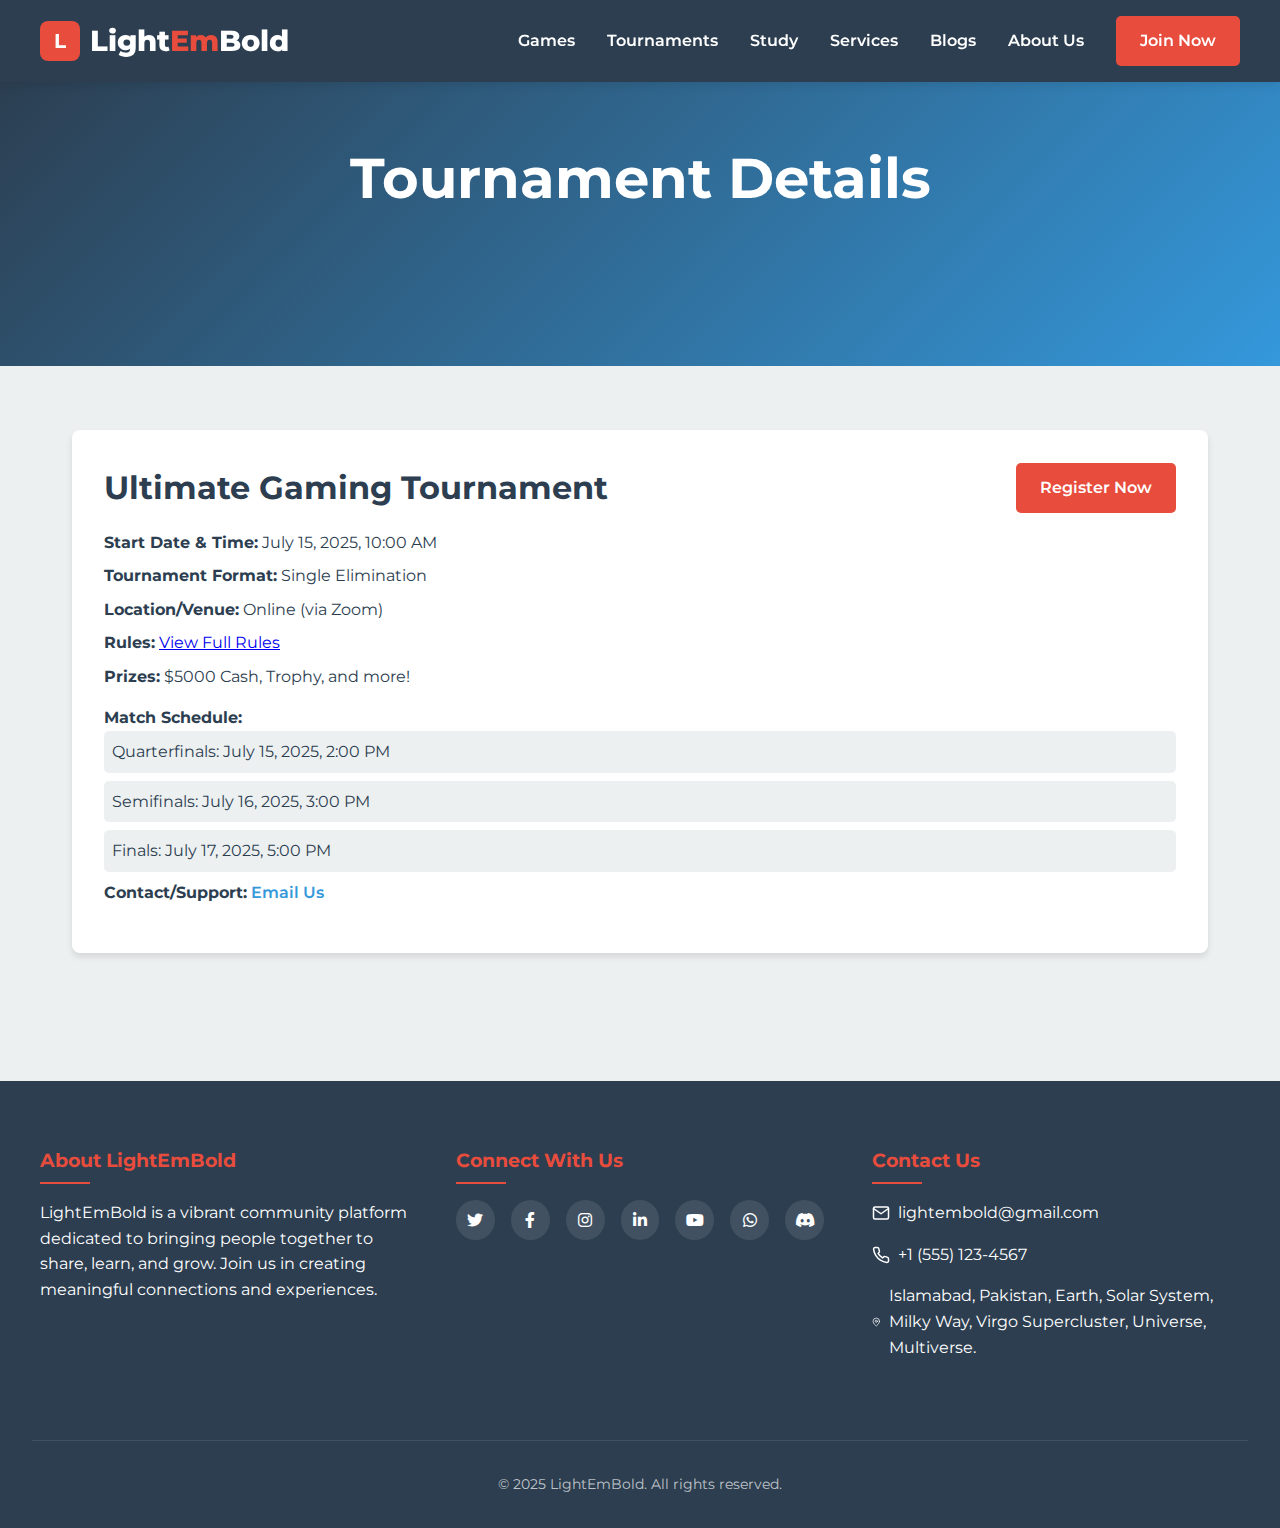
<file: tournament/tournament.html>
<!DOCTYPE html>
<html lang="en">
<head>
  <meta charset="UTF-8" />
  <meta name="viewport" content="width=device-width, initial-scale=1.0" />
  <title>LightEmBold - Tournament</title>
  <link
    href="https://fonts.googleapis.com/css2?family=Montserrat:wght@400;600;800&display=swap"
    rel="stylesheet"
  />
  <link
    rel="stylesheet"
    href="https://cdnjs.cloudflare.com/ajax/libs/font-awesome/6.0.0-beta3/css/all.min.css"
  />
  <link rel="stylesheet" href="tournament.css" />
</head>
<body>
  <!-- Header -->
  <div id="header-placeholder"></div>

  <!-- Hero Section -->
  <section class="hero">
    <h1>Tournament Details</h1>
    <p>Join our competitive tournament and show your skills!</p>
  </section>

  <!-- Tournament Section -->
  <section class="tournament-section">
    <div class="tournament-card">
      <div class="tournament-header">
        <div class="tournament-title">Ultimate Gaming Tournament</div>
        <a href="#" class="register-btn">Register Now</a>
      </div>
      <div class="tournament-details">
        <div class="detail-item">
          <strong>Start Date & Time:</strong> July 15, 2025, 10:00 AM
        </div>
        <div class="detail-item">
          <strong>Tournament Format:</strong> Single Elimination
        </div>
        <div class="detail-item">
          <strong>Location/Venue:</strong> Online (via Zoom)
        </div>
        <div class="detail-item">
          <strong>Rules:</strong> <a href="#" target="_blank">View Full Rules</a>
        </div>
        <div class="detail-item">
          <strong>Prizes:</strong> $5000 Cash, Trophy, and more!
        </div>
        <div class="detail-item match-schedule">
          <strong>Match Schedule:</strong>
          <div class="match-item">
            Quarterfinals: July 15, 2025, 2:00 PM
          </div>
          <div class="match-item">
            Semifinals: July 16, 2025, 3:00 PM
          </div>
          <div class="match-item">
            Finals: July 17, 2025, 5:00 PM
          </div>
        </div>
        <div class="detail-item contact-link">
          <strong>Contact/Support:</strong> <a href="mailto:support@lightembold.com">Email Us</a>
        </div>
      </div>
    </div>
  </section>

  <!-- Footer -->
  <div id="footer-placeholder"></div>

  <!-- Script: Load header and footer via fetch; remove inlined header scripts -->
  <script>
    // Load header
    fetch('../components/header.html')
      .then(response => response.text())
      .then(data => {
        document.getElementById('header-placeholder').innerHTML = data;
      });
    // Load footer
    fetch('../components/footer.html')
      .then(response => response.text())
      .then(data => {
        document.getElementById('footer-placeholder').innerHTML = data;
      });
  </script>
</body>
</html>
</file>
<file: games/games.css>
/* CSS Variables and Global Styles */
:root {
    --primary: #2c3e50;
    --secondary: #e74c3c;
    --accent: #3498db;
    --background: #ecf0f1;
    --text: #2c3e50;
    --card-bg: #ffffff;
}
* {
    margin: 0;
    padding: 0;
    box-sizing: border-box;
    font-family: "Montserrat", sans-serif;
}
body {
    background-color: var(--background);
    color: var(--text);
    line-height: 1.6;
}

/* Hero Section */
.hero {
    margin-top: 70px;
    padding: 4rem 2rem;
    text-align: center;
    background: linear-gradient(135deg, var(--primary) 0%, var(--accent) 100%);
    color: #fff;
}
.hero h1 {
    font-size: 3.5rem;
    margin-bottom: 1rem;
}
.hero p {
    font-size: 1.2rem;
    max-width: 600px;
    margin: 0 auto 2rem;
}

/* Search Section */
.game-search {
    padding: 2rem;
    text-align: center;
}
.game-search input {
    padding: 0.75rem;
    width: 50%;
    max-width: 400px;
    border: 2px solid var(--primary);
    border-radius: 5px;
}

/* Game Library */
.game-library {
    padding: 2rem;
}
.games-grid {
    display: grid;
    grid-template-columns: repeat(auto-fit, minmax(300px, 1fr));
    gap: 2rem;
}
.game-card {
    background: var(--card-bg);
    padding: 1.5rem;
    border-radius: 10px;
    box-shadow: 0 4px 6px rgba(0, 0, 0, 0.1);
    transition: transform 0.3s ease;
}
.game-card:hover {
    transform: translateY(-5px);
}
.game-card h3 {
    color: var(--primary);
    margin-bottom: 1rem;
}
.game-card p {
    margin-bottom: 1rem;
}
.ratings i {
    margin-right: 0.2rem;
    color: var(--secondary);
}
</file>
<file: study/study.css>
:root {
  --primary: #2c3e50;
  --secondary: #e74c3c;
  --accent: #3498db;
  --background: #ecf0f1;
  --text: #2c3e50;
  --card-bg: #ffffff;
}

* {
  margin: 0;
  padding: 0;
  box-sizing: border-box;
  font-family: "Montserrat", sans-serif;
}

body {
  background-color: var(--background);
  color: var(--text);
  line-height: 1.6;
}

/* Header & Navigation */
.header {
  background: var(--primary);
  padding: 1rem 2rem;
  position: fixed;
  width: 100%;
  top: 0;
  z-index: 1000;
  box-shadow: 0 2px 10px rgba(0, 0, 0, 0.1);
}

.header-container {
  max-width: 1200px;
  margin: 0 auto;
  display: flex;
  justify-content: space-between;
  align-items: center;
}

.logo-container {
  display: flex;
  align-items: center;
  text-decoration: none;
}

.logo-img {
  width: 40px;
  height: 40px;
  margin-right: 10px;
  background: var(--secondary);
  border-radius: 8px;
  display: flex;
  align-items: center;
  justify-content: center;
  color: #fff;
  font-weight: bold;
  font-size: 20px;
}

.logo-text {
  font-size: 1.8rem;
  font-weight: 800;
  color: #fff;
}

.logo-text span {
  color: var(--secondary);
}

.nav-menu {
  display: flex;
  gap: 2rem;
  align-items: center;
}

.nav-menu a {
  color: #fff;
  text-decoration: none;
  font-weight: 600;
  transition: color 0.3s ease;
  position: relative;
}

.nav-menu a::after {
  content: "";
  position: absolute;
  width: 0;
  height: 2px;
  bottom: -5px;
  left: 0;
  background-color: var(--secondary);
  transition: width 0.3s ease;
}

.nav-menu a:hover::after {
  width: 100%;
}

.hamburger {
  display: none;
  flex-direction: column;
  gap: 6px;
  cursor: pointer;
  padding: 10px;
}

.hamburger span {
  display: block;
  width: 25px;
  height: 2px;
  background-color: #fff;
  transition: all 0.3s ease;
}

@media (max-width: 768px) {
  .hamburger {
    display: flex;
  }
  .nav-menu {
    display: none;
    position: absolute;
    top: 100%;
    left: 0;
    right: 0;
    background: var(--primary);
    flex-direction: column;
    padding: 1rem;
    gap: 1rem;
    box-shadow: 0 2px 10px rgba(0, 0, 0, 0.1);
  }
  .nav-menu.active {
    display: flex;
  }
  .nav-menu a {
    padding: 0.5rem 0;
    width: 100%;
    text-align: center;
  }
}

/* Hero Section */
.hero {
  margin-top: 70px;
  padding: 4rem 2rem;
  text-align: center;
  background: linear-gradient(135deg, var(--primary) 0%, var(--accent) 100%);
  color: #fff;
}

.hero h1 {
  font-size: 3.5rem;
  margin-bottom: 1rem;
}

.hero p {
  font-size: 1.2rem;
  max-width: 600px;
  margin: 0 auto 2rem;
}

/* Main Study Content */
.study-section {
  padding: 2rem;
  max-width: 1200px;
  margin: 0 auto;
}

/* Course Organization */
.courses-category {
  margin-bottom: 2rem;
}

.courses-category h2 {
  margin-bottom: 1rem;
  color: var(--primary);
}

.courses-grid {
  display: grid;
  grid-template-columns: repeat(auto-fit, minmax(250px, 1fr));
  gap: 1.5rem;
}

.course-card {
  background: var(--card-bg);
  padding: 1.5rem;
  border-radius: 8px;
  box-shadow: 0 4px 6px rgba(0, 0, 0, 0.1);
  transition: transform 0.3s ease;
}

.course-card:hover {
  transform: translateY(-5px);
}

.course-card h3 {
  color: var(--primary);
  margin-bottom: 0.5rem;
}

.course-card p {
  font-size: 0.9rem;
  margin-bottom: 1rem;
}

/* Course Content */
.content-types {
  margin-bottom: 2rem;
}

.content-types h2 {
  margin-bottom: 1rem;
  color: var(--primary);
}

.content-grid {
  display: grid;
  grid-template-columns: repeat(auto-fit, minmax(200px, 1fr));
  gap: 1.5rem;
}

.content-card {
  background: var(--card-bg);
  padding: 1rem;
  border-radius: 8px;
  text-align: center;
  box-shadow: 0 4px 6px rgba(0, 0, 0, 0.1);
}

.content-card i {
  font-size: 2rem;
  margin-bottom: 0.5rem;
  color: var(--accent);
}

/* Progress Tracking */
.progress-tracking {
  margin-bottom: 2rem;
}

.progress-tracking h2 {
  margin-bottom: 1rem;
  color: var(--primary);
}

.progress-card {
  background: var(--card-bg);
  padding: 1rem;
  border-radius: 8px;
  margin-bottom: 1rem;
  box-shadow: 0 4px 6px rgba(0, 0, 0, 0.1);
}

.progress-card .progress-bar {
  background: #ddd;
  border-radius: 5px;
  overflow: hidden;
  margin-top: 0.5rem;
}

.progress-card .progress-bar div {
  background: var(--secondary);
  height: 10px;
  width: 60%; /* example progress */
}

/* Interactive Learning */
.interactive-learning {
  margin-bottom: 2rem;
}

.interactive-learning h2 {
  margin-bottom: 1rem;
  color: var(--primary);
}

.discussion-board {
  background: var(--card-bg);
  padding: 1rem;
  border-radius: 8px;
  box-shadow: 0 4px 6px rgba(0, 0, 0, 0.1);
}

.discussion-board p {
  font-size: 0.9rem;
}

/* Resource Library */
.resource-library {
  margin-bottom: 2rem;
}

.resource-library h2 {
  margin-bottom: 1rem;
  color: var(--primary);
}

.resources-grid {
  display: grid;
  grid-template-columns: repeat(auto-fit, minmax(250px, 1fr));
  gap: 1.5rem;
}

.resource-card {
  background: var(--card-bg);
  padding: 1rem;
  border-radius: 8px;
  box-shadow: 0 4px 6px rgba(0, 0, 0, 0.1);
  transition: transform 0.3s ease;
}

.resource-card:hover {
  transform: translateY(-5px);
}

.resource-card h3 {
  margin-bottom: 0.5rem;
  color: var(--primary);
}

.resource-card a {
  color: var(--secondary);
  text-decoration: none;
  font-weight: 600;
}

/* Content Updates */
.content-updates {
  text-align: center;
  padding: 2rem;
  background: linear-gradient(45deg, var(--accent) 0%, var(--secondary) 100%);
  color: #fff;
  border-radius: 8px;
  margin-bottom: 2rem;
}

/* Footer */
.footer {
  background: var(--primary);
  color: #fff;
  padding: 4rem 2rem 2rem;
  margin-top: 4rem;
}

.footer-container {
  max-width: 1200px;
  margin: 0 auto;
  display: grid;
  grid-template-columns: repeat(auto-fit, minmax(250px, 1fr));
  gap: 3rem;
}

.footer-section h3 {
  color: var(--secondary);
  margin-bottom: 1.5rem;
  font-size: 1.2rem;
  position: relative;
}

.footer-section h3::after {
  content: "";
  position: absolute;
  left: 0;
  bottom: -8px;
  width: 50px;
  height: 2px;
  background: var(--secondary);
}

.social-links a {
  display: flex;
  align-items: center;
  justify-content: center;
  width: 40px;
  height: 40px;
  border-radius: 50%;
  background: rgba(255, 255, 255, 0.1);
  color: #fff;
  text-decoration: none;
  transition: all 0.3s ease;
}

.social-links a:hover {
  background: var(--secondary);
  transform: translateY(-3px);
}

.contact-info li {
  margin-bottom: 1rem;
  display: flex;
  align-items: center;
  gap: 0.5rem;
}

.copyright {
  text-align: center;
  padding-top: 2rem;
  margin-top: 2rem;
  border-top: 1px solid rgba(255, 255, 255, 0.1);
  font-size: 0.9rem;
  color: rgba(255, 255, 255, 0.7);
}
</file>
<file: tournament/tournament.css>
/* CSS Variables & Global Styles */
:root {
  --primary: #2c3e50;
  --secondary: #e74c3c;
  --accent: #3498db;
  --background: #ecf0f1;
  --text: #2c3e50;
  --card-bg: #ffffff;
}

* {
  margin: 0;
  padding: 0;
  box-sizing: border-box;
  font-family: "Montserrat", sans-serif;
}

body {
  background-color: var(--background);
  color: var(--text);
  line-height: 1.6;
}

/* Hero Section */
.hero {
  margin-top: 70px;
  padding: 4rem 2rem;
  text-align: center;
  background: linear-gradient(135deg, var(--primary) 0%, var(--accent) 100%);
  color: #fff;
}

.hero h1 {
  font-size: 3.5rem;
  margin-bottom: 1rem;
}

.hero p {
  font-size: 1.2rem;
  max-width: 600px;
  margin: 0 auto 2rem;
}

/* Tournament Section */
.tournament-section {
  max-width: 1200px;
  margin: 2rem auto;
  padding: 2rem;
}

.tournament-card {
  background: var(--card-bg);
  padding: 2rem;
  border-radius: 8px;
  box-shadow: 0 4px 6px rgba(0,0,0,0.1);
  transition: transform 0.3s ease;
  margin-bottom: 2rem;
}

.tournament-card:hover {
  transform: translateY(-5px);
}

.tournament-header {
  display: flex;
  justify-content: space-between;
  align-items: center;
  margin-bottom: 1rem;
}

.tournament-title {
  font-size: 2rem;
  color: var(--primary);
  font-weight: 700;
}

.register-btn {
  background-color: var(--secondary);
  color: #fff;
  padding: 0.75rem 1.5rem;
  text-decoration: none;
  border-radius: 5px;
  font-weight: 600;
  transition: background-color 0.3s ease;
}

.register-btn:hover {
  background-color: #c0392b;
}

.tournament-details {
  margin-bottom: 1rem;
}

.detail-item {
  margin-bottom: 0.5rem;
}

.detail-item strong {
  color: var(--primary);
}

.match-schedule {
  margin-top: 1rem;
}

.match-item {
  margin-bottom: 0.5rem;
  padding: 0.5rem;
  background: var(--background);
  border-radius: 5px;
}

.contact-link a {
  color: var(--accent);
  text-decoration: none;
  font-weight: 600;
}

.contact-link a:hover {
  text-decoration: underline;
}
</file>
